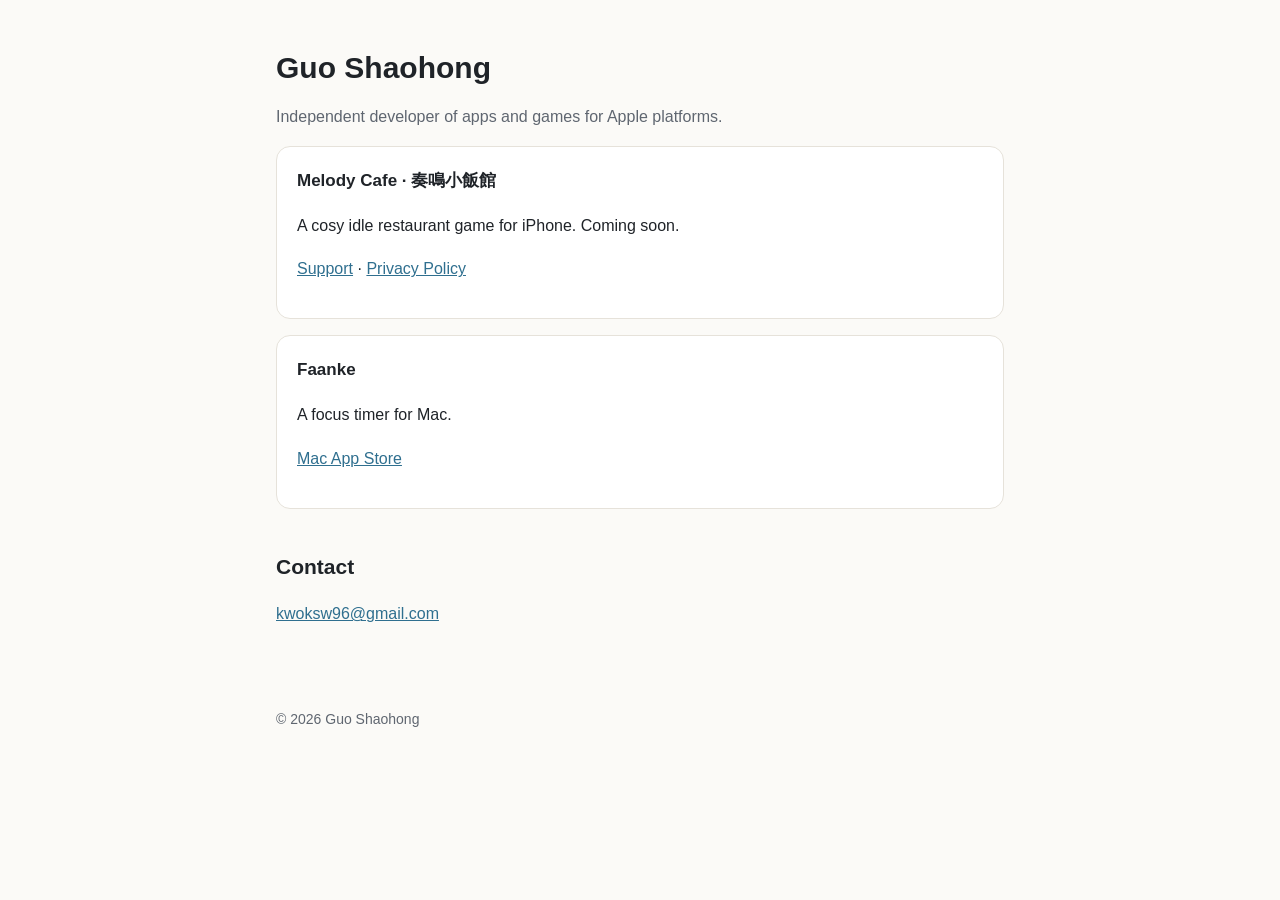
<file: index.html>
<!doctype html>
<html lang="en">
<head>
  <meta charset="utf-8">
  <meta name="viewport" content="width=device-width, initial-scale=1">
  <title>Guo Shaohong Apps</title>
  <meta name="description" content="Apps and games by Guo Shaohong.">
  <link rel="stylesheet" href="assets/style.css">
</head>
<body>
<main>
  <h1>Guo Shaohong</h1>
  <p class="muted">Independent developer of apps and games for Apple platforms.</p>

  <div class="card">
    <h3>Melody Cafe · 奏鳴小飯館</h3>
    <p>A cosy idle restaurant game for iPhone. Coming soon.</p>
    <p><a href="melodycafe/">Support</a> · <a href="melodycafe/privacy.html">Privacy Policy</a></p>
  </div>

  <div class="card">
    <h3>Faanke</h3>
    <p>A focus timer for Mac.</p>
    <p><a href="https://apps.apple.com/app/id6805820397">Mac App Store</a></p>
  </div>

  <h2>Contact</h2>
  <p><a href="mailto:kwoksw96@gmail.com">kwoksw96@gmail.com</a></p>
</main>
<footer>© 2026 Guo Shaohong</footer>
</body>
</html>
</file>
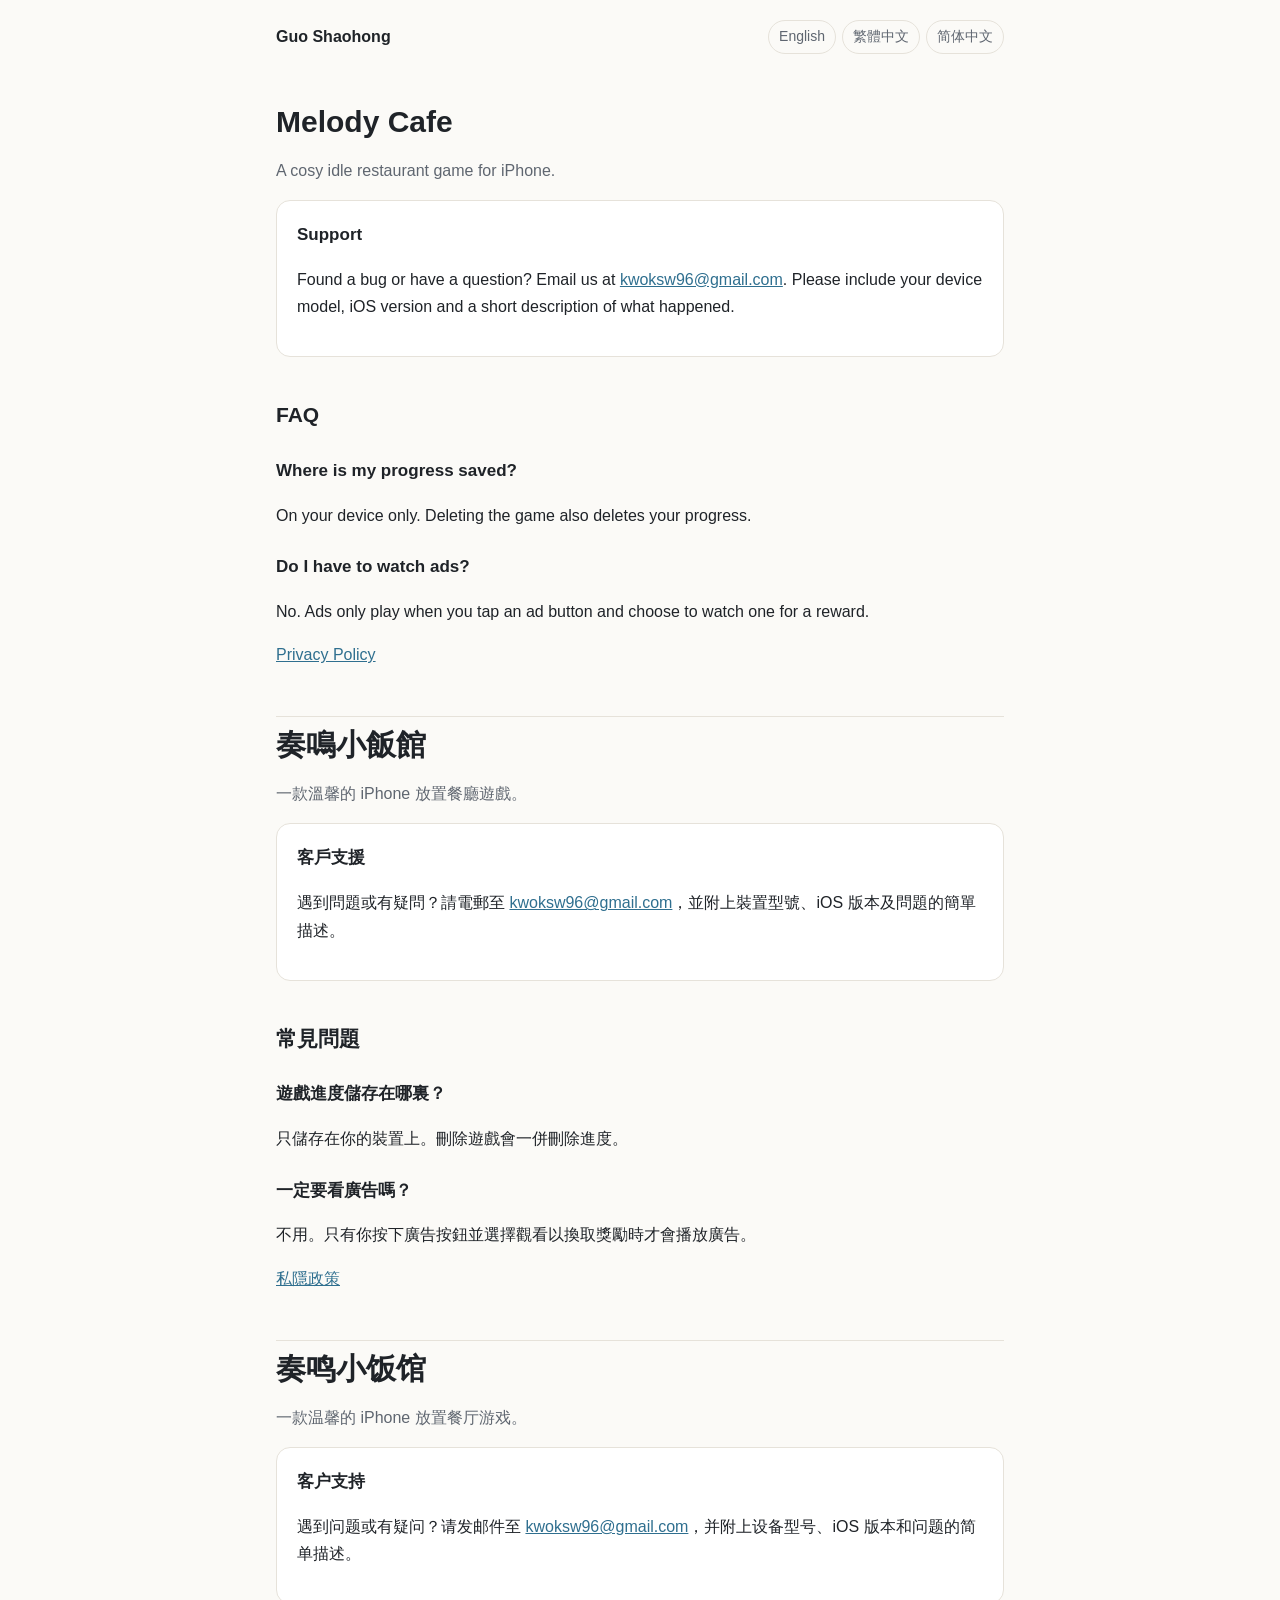
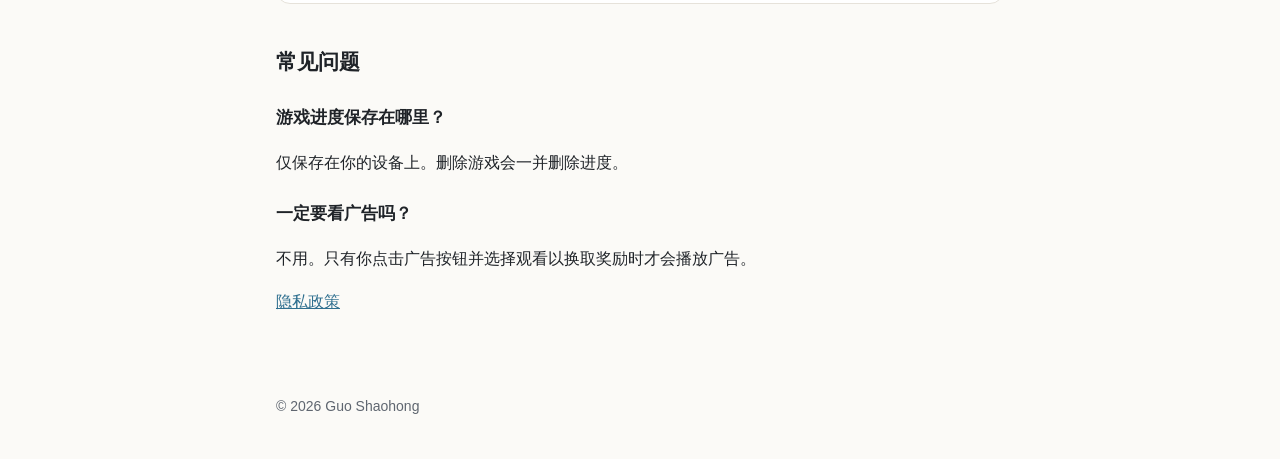
<file: melodycafe/index.html>
<!doctype html>
<html lang="en">
<head>
  <meta charset="utf-8">
  <meta name="viewport" content="width=device-width, initial-scale=1">
  <title>Melody Cafe Support</title>
  <meta name="description" content="Support and contact for the mobile game Melody Cafe.">
  <link rel="stylesheet" href="../assets/style.css">
</head>
<body>
<header class="site">
  <a class="home" href="../">Guo Shaohong</a>
  <nav class="lang">
    <a href="#en" hreflang="en">English</a>
    <a href="#zh-hant" hreflang="zh-Hant">繁體中文</a>
    <a href="#zh-hans" hreflang="zh-Hans">简体中文</a>
  </nav>
</header>

<main>

<section class="lang-block" id="en" lang="en">
  <h1>Melody Cafe</h1>
  <p class="muted">A cosy idle restaurant game for iPhone.</p>

  <div class="card">
    <h3>Support</h3>
    <p>Found a bug or have a question? Email us at
    <a href="mailto:kwoksw96@gmail.com">kwoksw96@gmail.com</a>.
    Please include your device model, iOS version and a short description of what happened.</p>
  </div>

  <h2>FAQ</h2>
  <h3>Where is my progress saved?</h3>
  <p>On your device only. Deleting the game also deletes your progress.</p>
  <h3>Do I have to watch ads?</h3>
  <p>No. Ads only play when you tap an ad button and choose to watch one for a reward.</p>

  <p><a href="privacy.html#en">Privacy Policy</a></p>
</section>

<section class="lang-block" id="zh-hant" lang="zh-Hant">
  <h1>奏鳴小飯館</h1>
  <p class="muted">一款溫馨的 iPhone 放置餐廳遊戲。</p>

  <div class="card">
    <h3>客戶支援</h3>
    <p>遇到問題或有疑問？請電郵至
    <a href="mailto:kwoksw96@gmail.com">kwoksw96@gmail.com</a>，並附上裝置型號、iOS 版本及問題的簡單描述。</p>
  </div>

  <h2>常見問題</h2>
  <h3>遊戲進度儲存在哪裏？</h3>
  <p>只儲存在你的裝置上。刪除遊戲會一併刪除進度。</p>
  <h3>一定要看廣告嗎？</h3>
  <p>不用。只有你按下廣告按鈕並選擇觀看以換取獎勵時才會播放廣告。</p>

  <p><a href="privacy.html#zh-hant">私隱政策</a></p>
</section>

<section class="lang-block" id="zh-hans" lang="zh-Hans">
  <h1>奏鸣小饭馆</h1>
  <p class="muted">一款温馨的 iPhone 放置餐厅游戏。</p>

  <div class="card">
    <h3>客户支持</h3>
    <p>遇到问题或有疑问？请发邮件至
    <a href="mailto:kwoksw96@gmail.com">kwoksw96@gmail.com</a>，并附上设备型号、iOS 版本和问题的简单描述。</p>
  </div>

  <h2>常见问题</h2>
  <h3>游戏进度保存在哪里？</h3>
  <p>仅保存在你的设备上。删除游戏会一并删除进度。</p>
  <h3>一定要看广告吗？</h3>
  <p>不用。只有你点击广告按钮并选择观看以换取奖励时才会播放广告。</p>

  <p><a href="privacy.html#zh-hans">隐私政策</a></p>
</section>

</main>

<footer>© 2026 Guo Shaohong</footer>
</body>
</html>
</file>
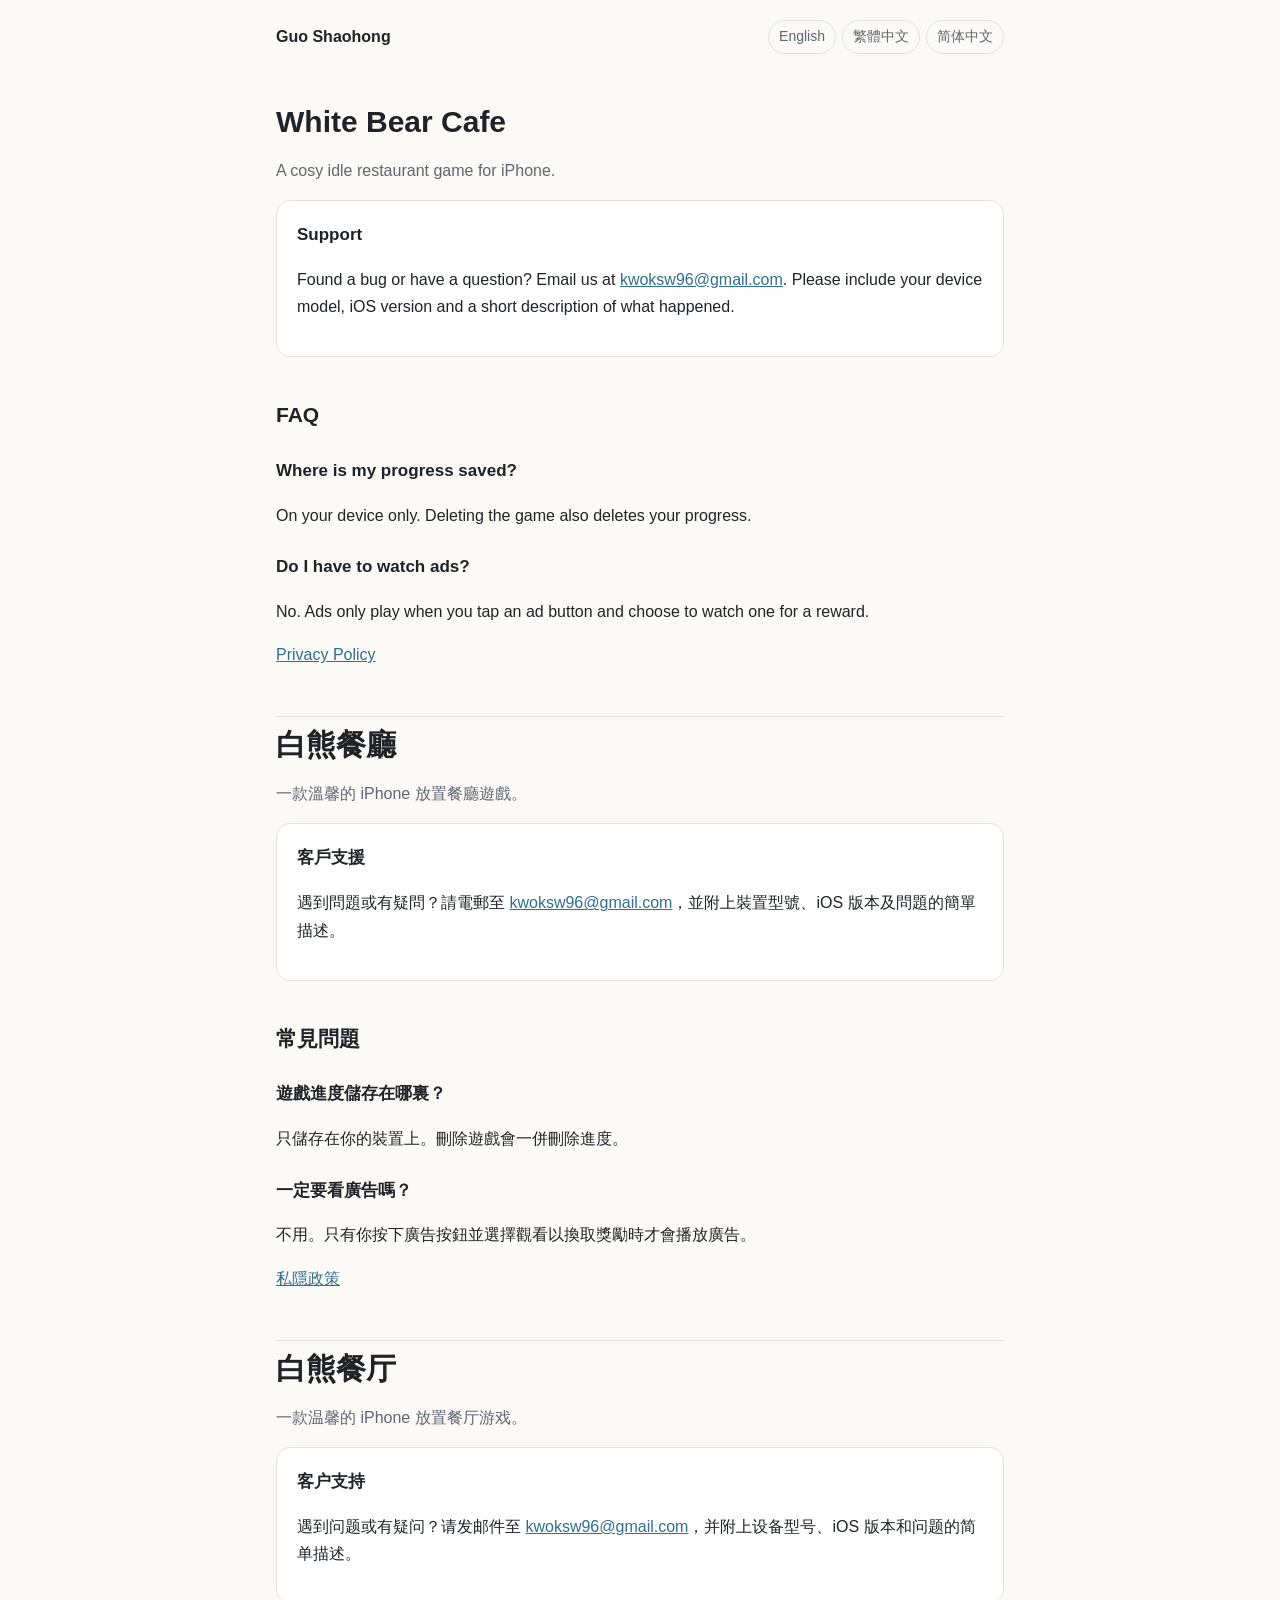
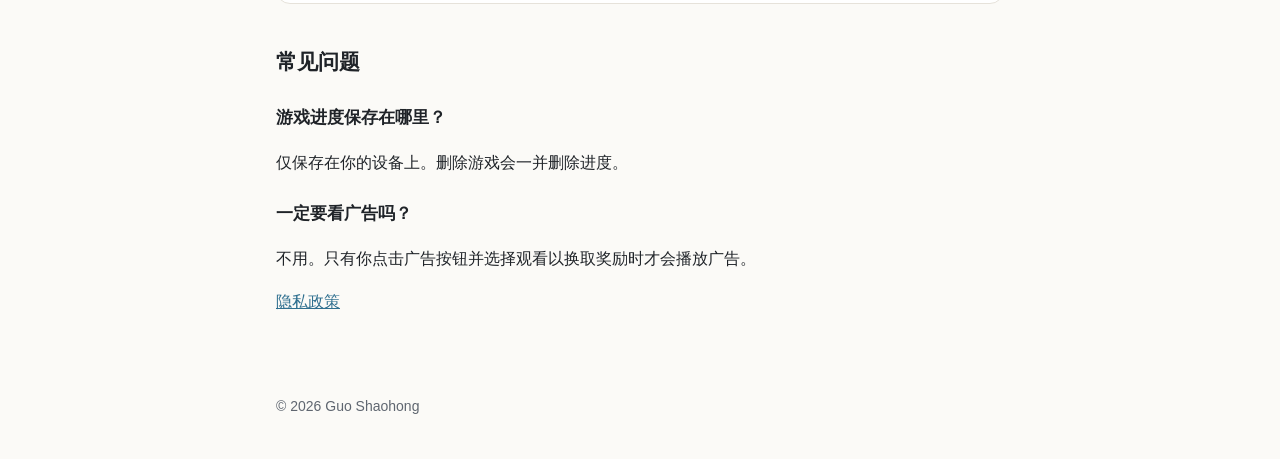
<file: whitebear/index.html>
<!doctype html>
<html lang="en">
<head>
  <meta charset="utf-8">
  <meta name="viewport" content="width=device-width, initial-scale=1">
  <title>White Bear Cafe Support</title>
  <meta name="description" content="Support and contact for the mobile game White Bear Cafe.">
  <link rel="stylesheet" href="../assets/style.css">
</head>
<body>
<header class="site">
  <a class="home" href="../">Guo Shaohong</a>
  <nav class="lang">
    <a href="#en" hreflang="en">English</a>
    <a href="#zh-hant" hreflang="zh-Hant">繁體中文</a>
    <a href="#zh-hans" hreflang="zh-Hans">简体中文</a>
  </nav>
</header>

<main>

<section class="lang-block" id="en" lang="en">
  <h1>White Bear Cafe</h1>
  <p class="muted">A cosy idle restaurant game for iPhone.</p>

  <div class="card">
    <h3>Support</h3>
    <p>Found a bug or have a question? Email us at
    <a href="mailto:kwoksw96@gmail.com">kwoksw96@gmail.com</a>.
    Please include your device model, iOS version and a short description of what happened.</p>
  </div>

  <h2>FAQ</h2>
  <h3>Where is my progress saved?</h3>
  <p>On your device only. Deleting the game also deletes your progress.</p>
  <h3>Do I have to watch ads?</h3>
  <p>No. Ads only play when you tap an ad button and choose to watch one for a reward.</p>

  <p><a href="privacy.html#en">Privacy Policy</a></p>
</section>

<section class="lang-block" id="zh-hant" lang="zh-Hant">
  <h1>白熊餐廳</h1>
  <p class="muted">一款溫馨的 iPhone 放置餐廳遊戲。</p>

  <div class="card">
    <h3>客戶支援</h3>
    <p>遇到問題或有疑問？請電郵至
    <a href="mailto:kwoksw96@gmail.com">kwoksw96@gmail.com</a>，並附上裝置型號、iOS 版本及問題的簡單描述。</p>
  </div>

  <h2>常見問題</h2>
  <h3>遊戲進度儲存在哪裏？</h3>
  <p>只儲存在你的裝置上。刪除遊戲會一併刪除進度。</p>
  <h3>一定要看廣告嗎？</h3>
  <p>不用。只有你按下廣告按鈕並選擇觀看以換取獎勵時才會播放廣告。</p>

  <p><a href="privacy.html#zh-hant">私隱政策</a></p>
</section>

<section class="lang-block" id="zh-hans" lang="zh-Hans">
  <h1>白熊餐厅</h1>
  <p class="muted">一款温馨的 iPhone 放置餐厅游戏。</p>

  <div class="card">
    <h3>客户支持</h3>
    <p>遇到问题或有疑问？请发邮件至
    <a href="mailto:kwoksw96@gmail.com">kwoksw96@gmail.com</a>，并附上设备型号、iOS 版本和问题的简单描述。</p>
  </div>

  <h2>常见问题</h2>
  <h3>游戏进度保存在哪里？</h3>
  <p>仅保存在你的设备上。删除游戏会一并删除进度。</p>
  <h3>一定要看广告吗？</h3>
  <p>不用。只有你点击广告按钮并选择观看以换取奖励时才会播放广告。</p>

  <p><a href="privacy.html#zh-hans">隐私政策</a></p>
</section>

</main>

<footer>© 2026 Guo Shaohong</footer>
</body>
</html>
</file>
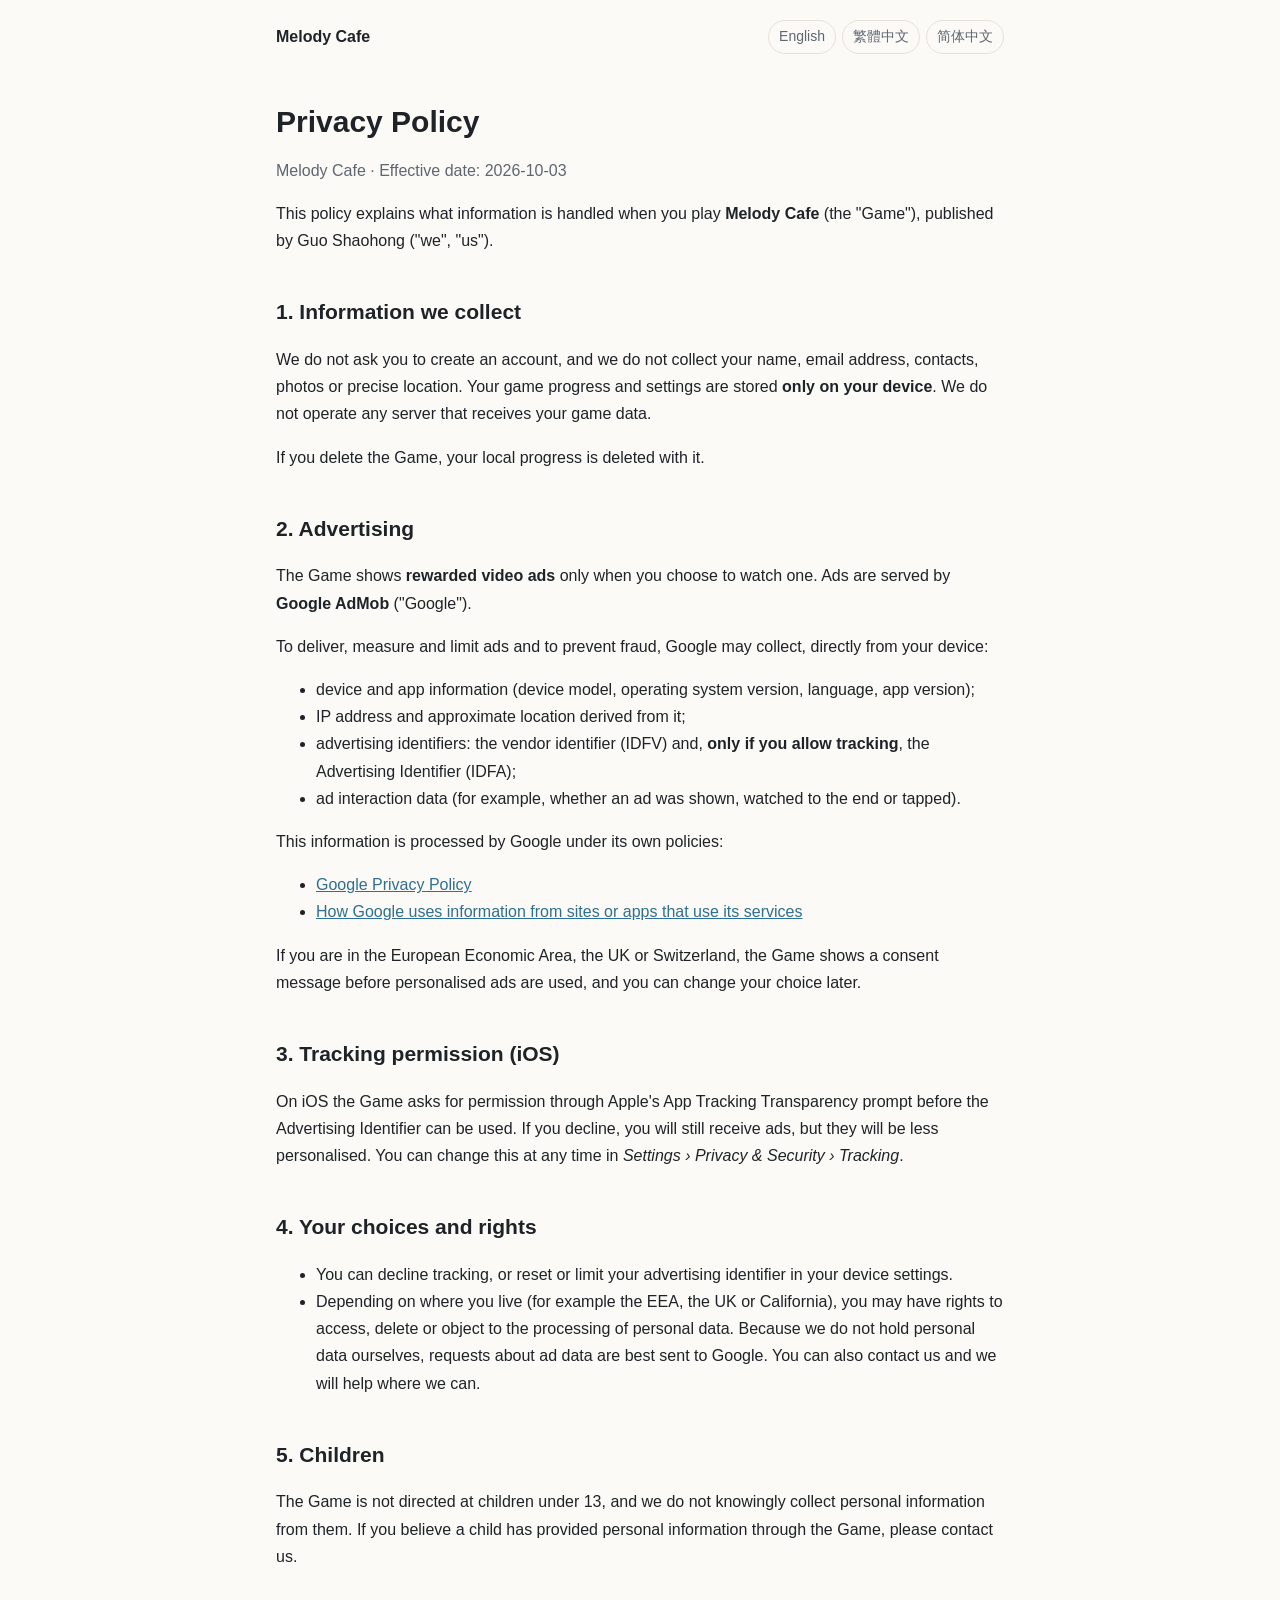
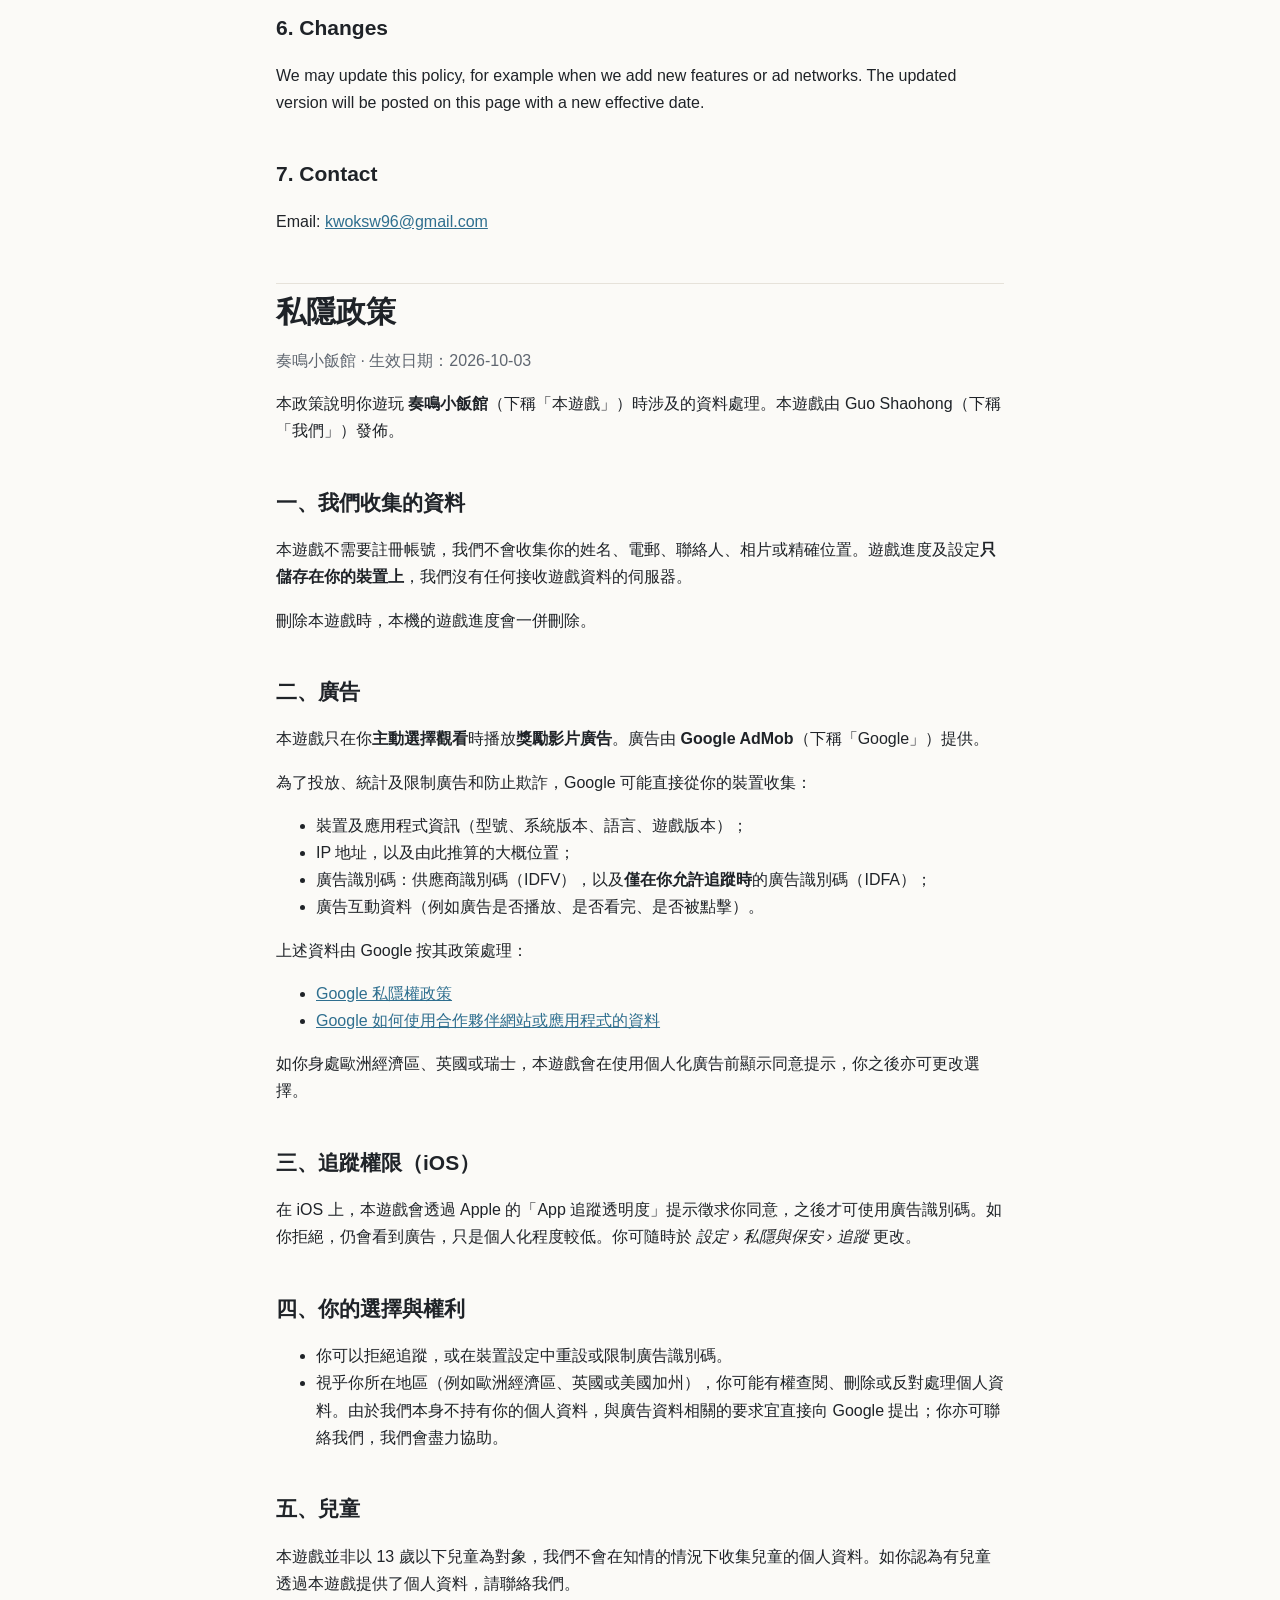
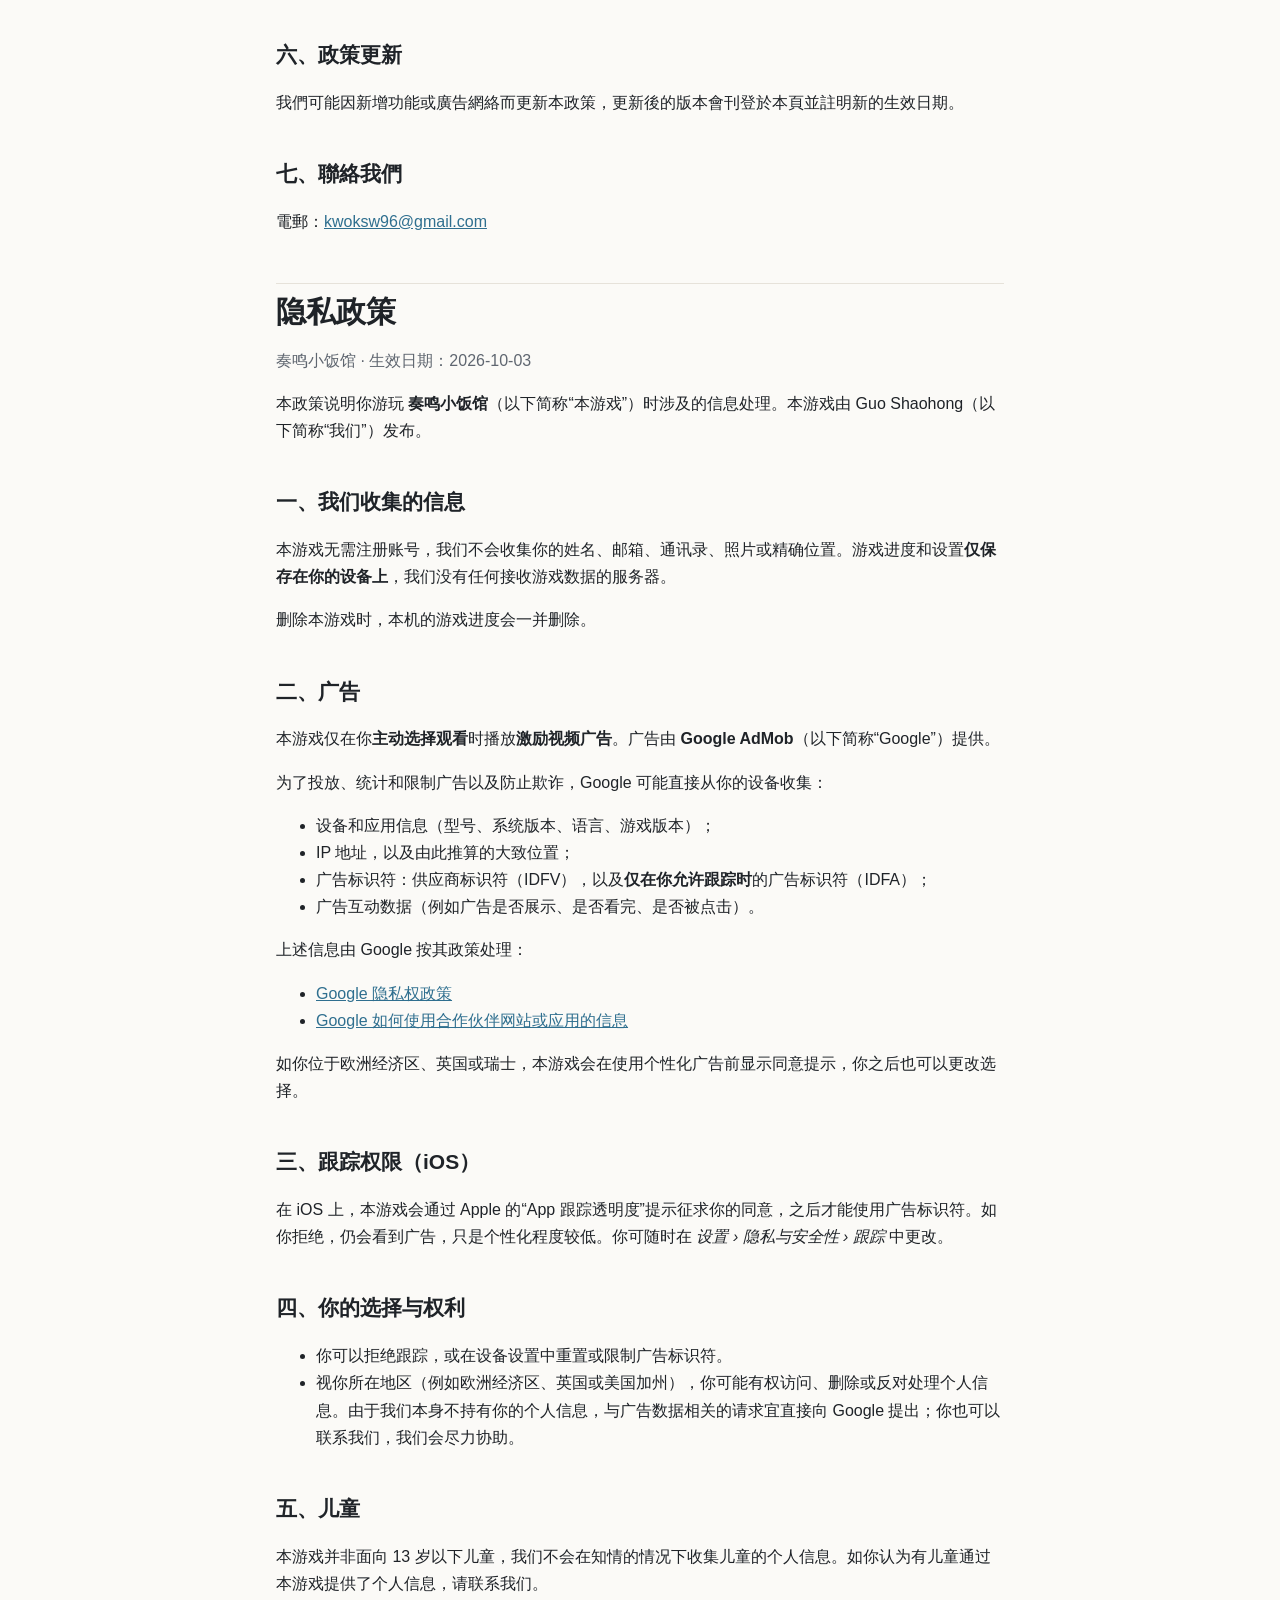
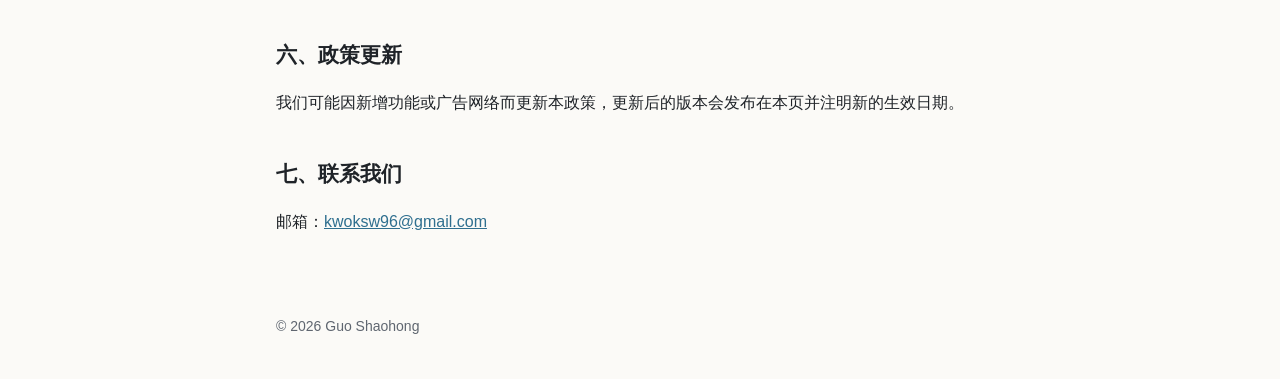
<file: melodycafe/privacy.html>
<!doctype html>
<html lang="en">
<head>
  <meta charset="utf-8">
  <meta name="viewport" content="width=device-width, initial-scale=1">
  <title>Melody Cafe Privacy Policy</title>
  <meta name="description" content="Privacy policy for the mobile game Melody Cafe.">
  <link rel="stylesheet" href="../assets/style.css">
</head>
<body>
<header class="site">
  <a class="home" href="./">Melody Cafe</a>
  <nav class="lang">
    <a href="#en" hreflang="en">English</a>
    <a href="#zh-hant" hreflang="zh-Hant">繁體中文</a>
    <a href="#zh-hans" hreflang="zh-Hans">简体中文</a>
  </nav>
</header>

<main>

<!-- ============================== English ============================== -->
<section class="lang-block" id="en" lang="en">
  <h1>Privacy Policy</h1>
  <p class="muted">Melody Cafe · Effective date: 2026-10-03</p>

  <p>This policy explains what information is handled when you play <strong>Melody Cafe</strong>
  (the "Game"), published by Guo Shaohong ("we", "us").</p>

  <h2>1. Information we collect</h2>
  <p>We do not ask you to create an account, and we do not collect your name, email address,
  contacts, photos or precise location. Your game progress and settings are stored
  <strong>only on your device</strong>. We do not operate any server that receives your game data.</p>
  <p>If you delete the Game, your local progress is deleted with it.</p>

  <h2>2. Advertising</h2>
  <p>The Game shows <strong>rewarded video ads</strong> only when you choose to watch one.
  Ads are served by <strong>Google AdMob</strong> ("Google").</p>
  <p>To deliver, measure and limit ads and to prevent fraud, Google may collect, directly from your device:</p>
  <ul>
    <li>device and app information (device model, operating system version, language, app version);</li>
    <li>IP address and approximate location derived from it;</li>
    <li>advertising identifiers: the vendor identifier (IDFV) and, <strong>only if you allow tracking</strong>,
      the Advertising Identifier (IDFA);</li>
    <li>ad interaction data (for example, whether an ad was shown, watched to the end or tapped).</li>
  </ul>
  <p>This information is processed by Google under its own policies:</p>
  <ul>
    <li><a href="https://policies.google.com/privacy">Google Privacy Policy</a></li>
    <li><a href="https://policies.google.com/technologies/partner-sites">How Google uses information from sites or apps that use its services</a></li>
  </ul>
  <p>If you are in the European Economic Area, the UK or Switzerland, the Game shows a consent message
  before personalised ads are used, and you can change your choice later.</p>

  <h2>3. Tracking permission (iOS)</h2>
  <p>On iOS the Game asks for permission through Apple's App Tracking Transparency prompt before
  the Advertising Identifier can be used. If you decline, you will still receive ads, but they will be
  less personalised. You can change this at any time in
  <em>Settings › Privacy &amp; Security › Tracking</em>.</p>

  <h2>4. Your choices and rights</h2>
  <ul>
    <li>You can decline tracking, or reset or limit your advertising identifier in your device settings.</li>
    <li>Depending on where you live (for example the EEA, the UK or California), you may have rights to
      access, delete or object to the processing of personal data. Because we do not hold personal data
      ourselves, requests about ad data are best sent to Google. You can also
      contact us and we will help where we can.</li>
  </ul>

  <h2>5. Children</h2>
  <p>The Game is not directed at children under 13, and we do not knowingly collect personal information
  from them. If you believe a child has provided personal information through the Game, please contact us.</p>

  <h2>6. Changes</h2>
  <p>We may update this policy, for example when we add new features or ad networks. The updated version
  will be posted on this page with a new effective date.</p>

  <h2>7. Contact</h2>
  <p>Email: <a href="mailto:kwoksw96@gmail.com">kwoksw96@gmail.com</a></p>
</section>

<!-- ============================== 繁體中文 ============================== -->
<section class="lang-block" id="zh-hant" lang="zh-Hant">
  <h1>私隱政策</h1>
  <p class="muted">奏鳴小飯館 · 生效日期：2026-10-03</p>

  <p>本政策說明你遊玩 <strong>奏鳴小飯館</strong>（下稱「本遊戲」）時涉及的資料處理。本遊戲由 Guo Shaohong（下稱「我們」）發佈。</p>

  <h2>一、我們收集的資料</h2>
  <p>本遊戲不需要註冊帳號，我們不會收集你的姓名、電郵、聯絡人、相片或精確位置。遊戲進度及設定<strong>只儲存在你的裝置上</strong>，我們沒有任何接收遊戲資料的伺服器。</p>
  <p>刪除本遊戲時，本機的遊戲進度會一併刪除。</p>

  <h2>二、廣告</h2>
  <p>本遊戲只在你<strong>主動選擇觀看</strong>時播放<strong>獎勵影片廣告</strong>。廣告由 <strong>Google AdMob</strong>（下稱「Google」）提供。</p>
  <p>為了投放、統計及限制廣告和防止欺詐，Google 可能直接從你的裝置收集：</p>
  <ul>
    <li>裝置及應用程式資訊（型號、系統版本、語言、遊戲版本）；</li>
    <li>IP 地址，以及由此推算的大概位置；</li>
    <li>廣告識別碼：供應商識別碼（IDFV），以及<strong>僅在你允許追蹤時</strong>的廣告識別碼（IDFA）；</li>
    <li>廣告互動資料（例如廣告是否播放、是否看完、是否被點擊）。</li>
  </ul>
  <p>上述資料由 Google 按其政策處理：</p>
  <ul>
    <li><a href="https://policies.google.com/privacy?hl=zh-TW">Google 私隱權政策</a></li>
    <li><a href="https://policies.google.com/technologies/partner-sites?hl=zh-TW">Google 如何使用合作夥伴網站或應用程式的資料</a></li>
  </ul>
  <p>如你身處歐洲經濟區、英國或瑞士，本遊戲會在使用個人化廣告前顯示同意提示，你之後亦可更改選擇。</p>

  <h2>三、追蹤權限（iOS）</h2>
  <p>在 iOS 上，本遊戲會透過 Apple 的「App 追蹤透明度」提示徵求你同意，之後才可使用廣告識別碼。如你拒絕，仍會看到廣告，只是個人化程度較低。你可隨時於
  <em>設定 › 私隱與保安 › 追蹤</em> 更改。</p>

  <h2>四、你的選擇與權利</h2>
  <ul>
    <li>你可以拒絕追蹤，或在裝置設定中重設或限制廣告識別碼。</li>
    <li>視乎你所在地區（例如歐洲經濟區、英國或美國加州），你可能有權查閱、刪除或反對處理個人資料。由於我們本身不持有你的個人資料，與廣告資料相關的要求宜直接向 Google 提出；你亦可聯絡我們，我們會盡力協助。</li>
  </ul>

  <h2>五、兒童</h2>
  <p>本遊戲並非以 13 歲以下兒童為對象，我們不會在知情的情況下收集兒童的個人資料。如你認為有兒童透過本遊戲提供了個人資料，請聯絡我們。</p>

  <h2>六、政策更新</h2>
  <p>我們可能因新增功能或廣告網絡而更新本政策，更新後的版本會刊登於本頁並註明新的生效日期。</p>

  <h2>七、聯絡我們</h2>
  <p>電郵：<a href="mailto:kwoksw96@gmail.com">kwoksw96@gmail.com</a></p>
</section>

<!-- ============================== 简体中文 ============================== -->
<section class="lang-block" id="zh-hans" lang="zh-Hans">
  <h1>隐私政策</h1>
  <p class="muted">奏鸣小饭馆 · 生效日期：2026-10-03</p>

  <p>本政策说明你游玩 <strong>奏鸣小饭馆</strong>（以下简称“本游戏”）时涉及的信息处理。本游戏由 Guo Shaohong（以下简称“我们”）发布。</p>

  <h2>一、我们收集的信息</h2>
  <p>本游戏无需注册账号，我们不会收集你的姓名、邮箱、通讯录、照片或精确位置。游戏进度和设置<strong>仅保存在你的设备上</strong>，我们没有任何接收游戏数据的服务器。</p>
  <p>删除本游戏时，本机的游戏进度会一并删除。</p>

  <h2>二、广告</h2>
  <p>本游戏仅在你<strong>主动选择观看</strong>时播放<strong>激励视频广告</strong>。广告由 <strong>Google AdMob</strong>（以下简称“Google”）提供。</p>
  <p>为了投放、统计和限制广告以及防止欺诈，Google 可能直接从你的设备收集：</p>
  <ul>
    <li>设备和应用信息（型号、系统版本、语言、游戏版本）；</li>
    <li>IP 地址，以及由此推算的大致位置；</li>
    <li>广告标识符：供应商标识符（IDFV），以及<strong>仅在你允许跟踪时</strong>的广告标识符（IDFA）；</li>
    <li>广告互动数据（例如广告是否展示、是否看完、是否被点击）。</li>
  </ul>
  <p>上述信息由 Google 按其政策处理：</p>
  <ul>
    <li><a href="https://policies.google.com/privacy?hl=zh-CN">Google 隐私权政策</a></li>
    <li><a href="https://policies.google.com/technologies/partner-sites?hl=zh-CN">Google 如何使用合作伙伴网站或应用的信息</a></li>
  </ul>
  <p>如你位于欧洲经济区、英国或瑞士，本游戏会在使用个性化广告前显示同意提示，你之后也可以更改选择。</p>

  <h2>三、跟踪权限（iOS）</h2>
  <p>在 iOS 上，本游戏会通过 Apple 的“App 跟踪透明度”提示征求你的同意，之后才能使用广告标识符。如你拒绝，仍会看到广告，只是个性化程度较低。你可随时在
  <em>设置 › 隐私与安全性 › 跟踪</em> 中更改。</p>

  <h2>四、你的选择与权利</h2>
  <ul>
    <li>你可以拒绝跟踪，或在设备设置中重置或限制广告标识符。</li>
    <li>视你所在地区（例如欧洲经济区、英国或美国加州），你可能有权访问、删除或反对处理个人信息。由于我们本身不持有你的个人信息，与广告数据相关的请求宜直接向 Google 提出；你也可以联系我们，我们会尽力协助。</li>
  </ul>

  <h2>五、儿童</h2>
  <p>本游戏并非面向 13 岁以下儿童，我们不会在知情的情况下收集儿童的个人信息。如你认为有儿童通过本游戏提供了个人信息，请联系我们。</p>

  <h2>六、政策更新</h2>
  <p>我们可能因新增功能或广告网络而更新本政策，更新后的版本会发布在本页并注明新的生效日期。</p>

  <h2>七、联系我们</h2>
  <p>邮箱：<a href="mailto:kwoksw96@gmail.com">kwoksw96@gmail.com</a></p>
</section>

</main>

<footer>© 2026 Guo Shaohong</footer>
</body>
</html>
</file>
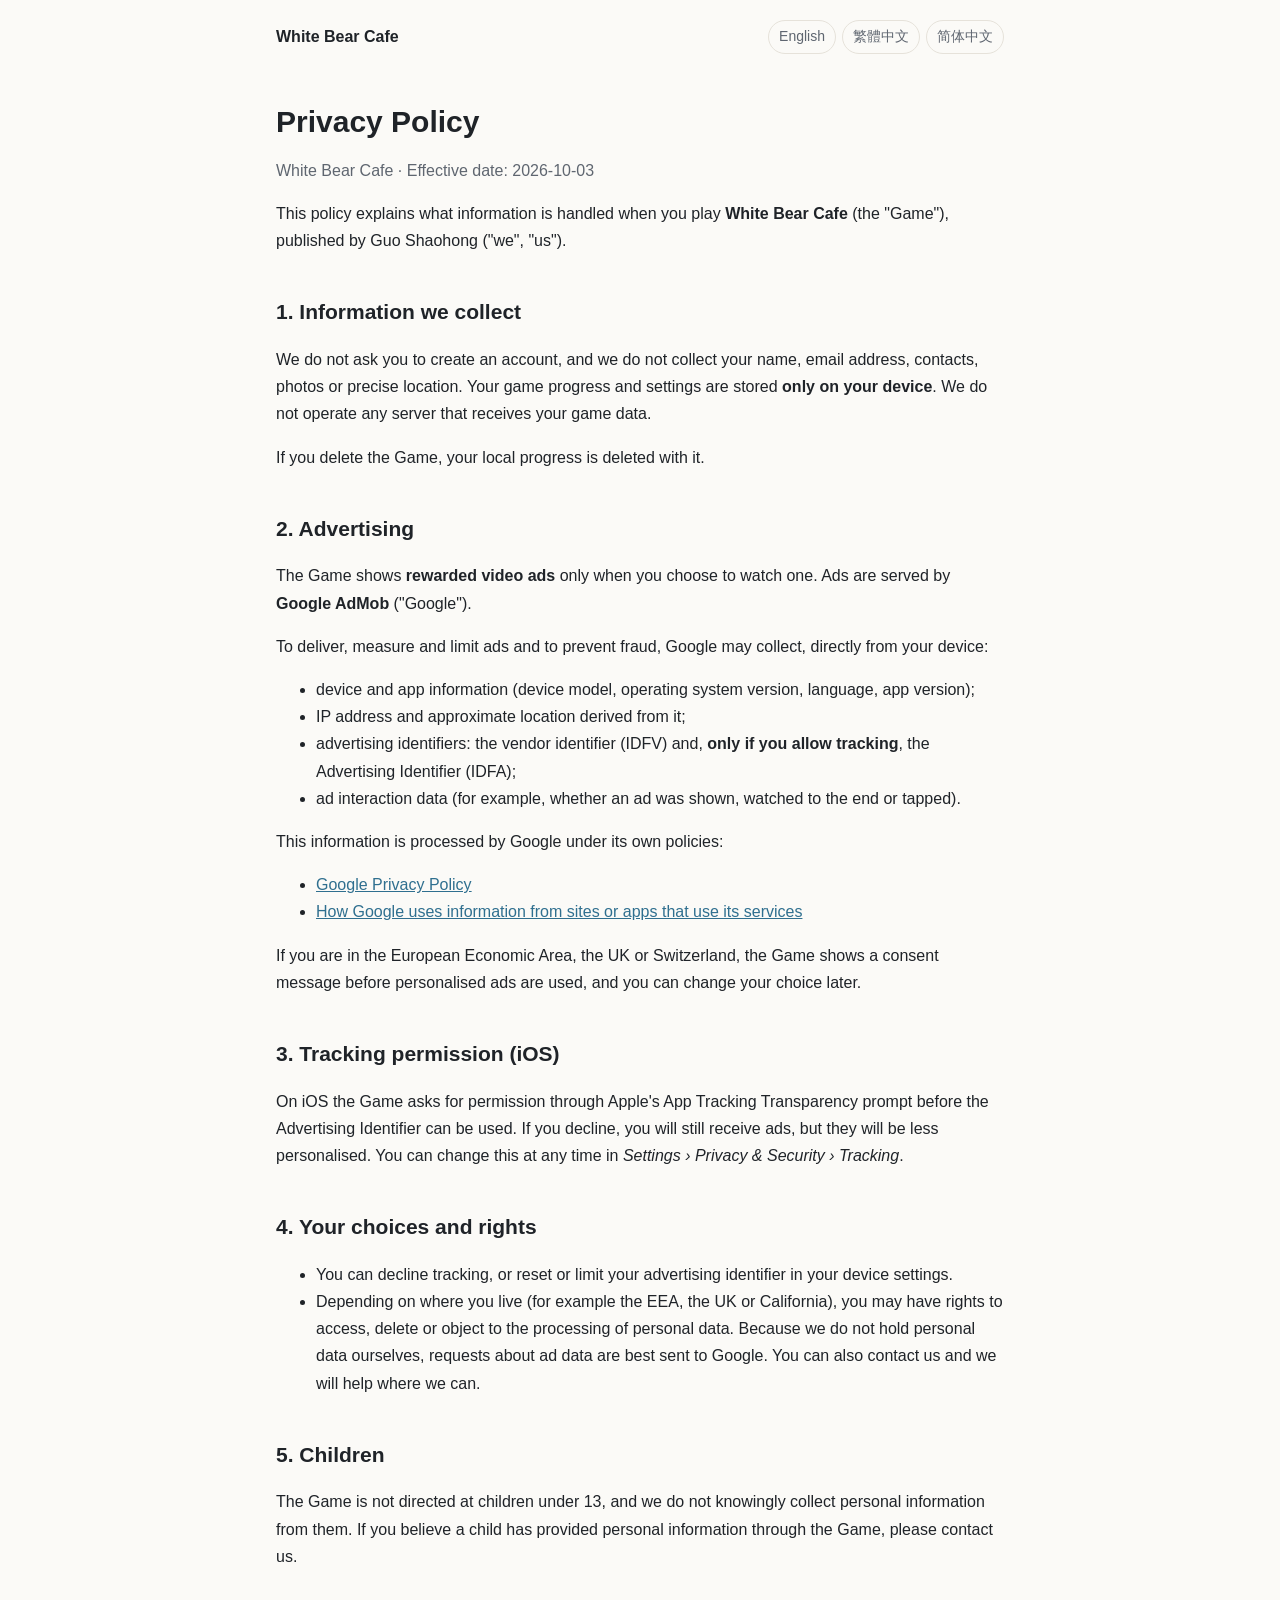
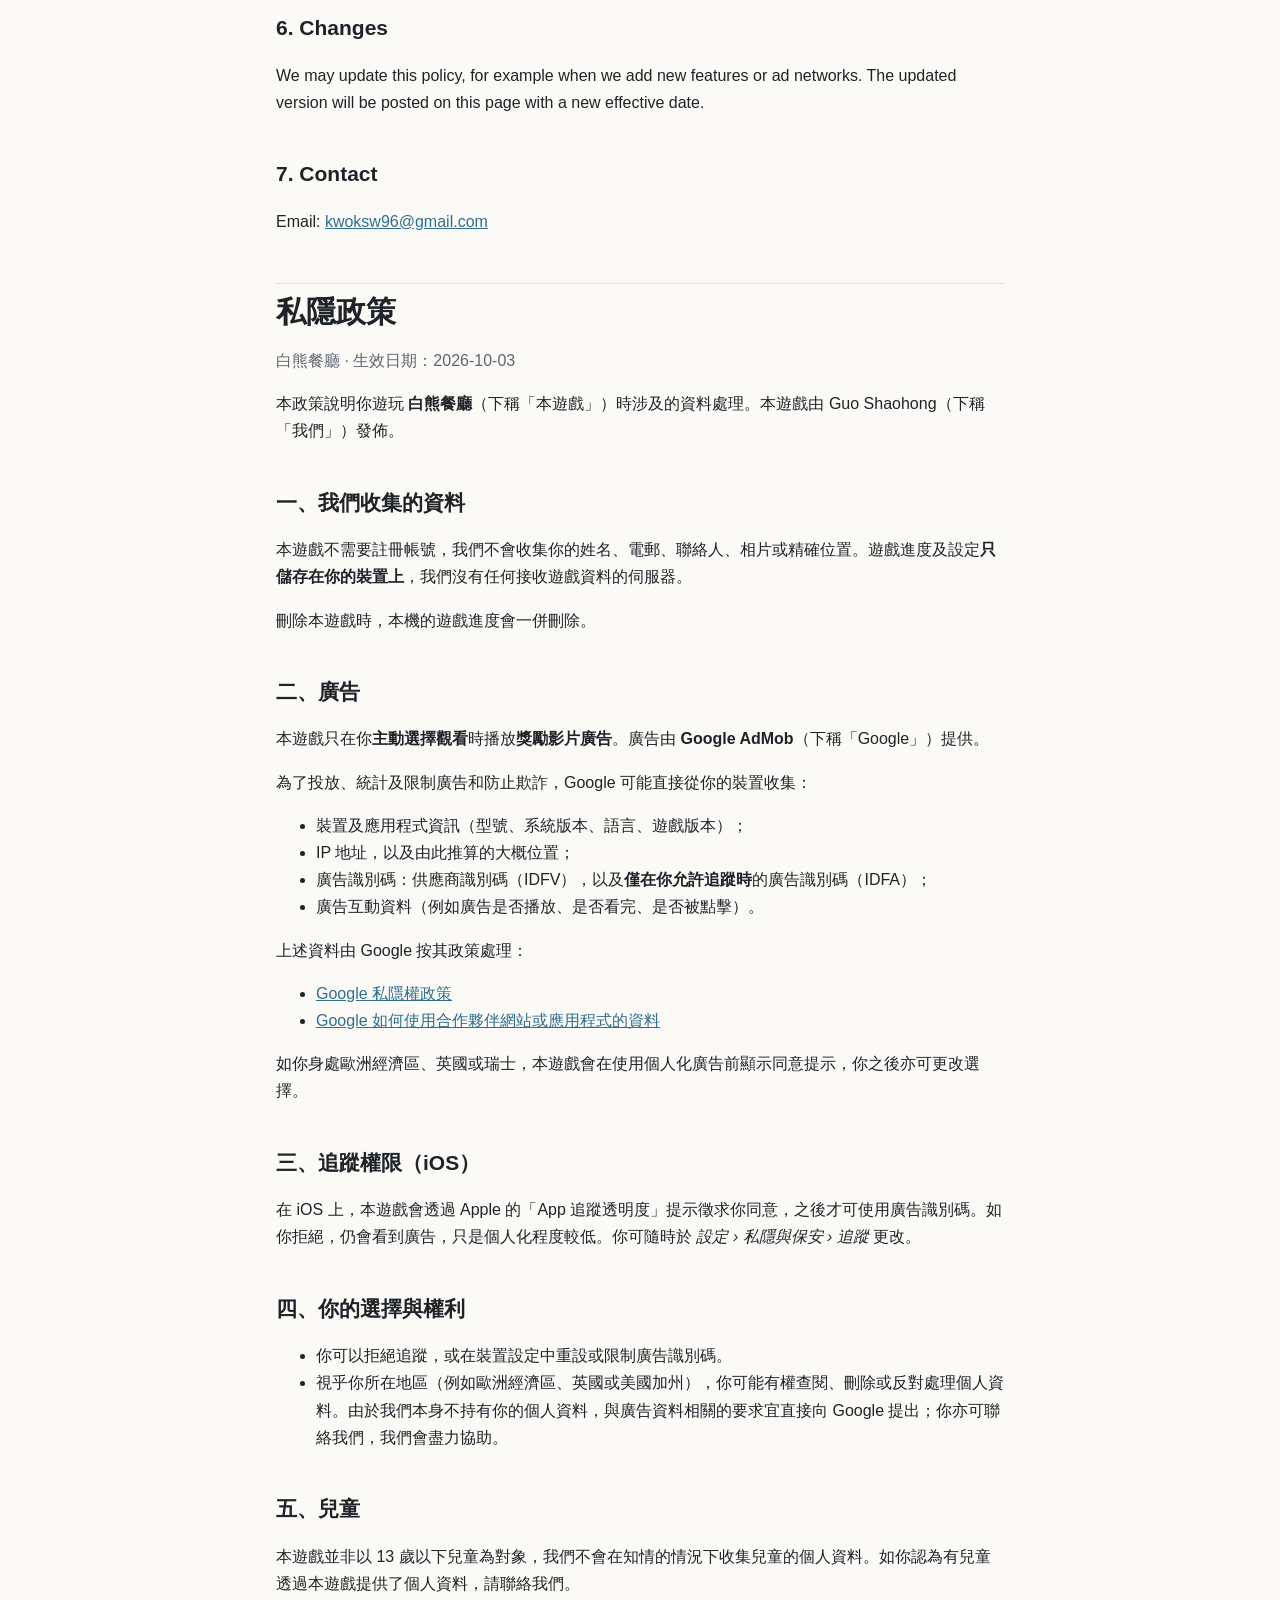
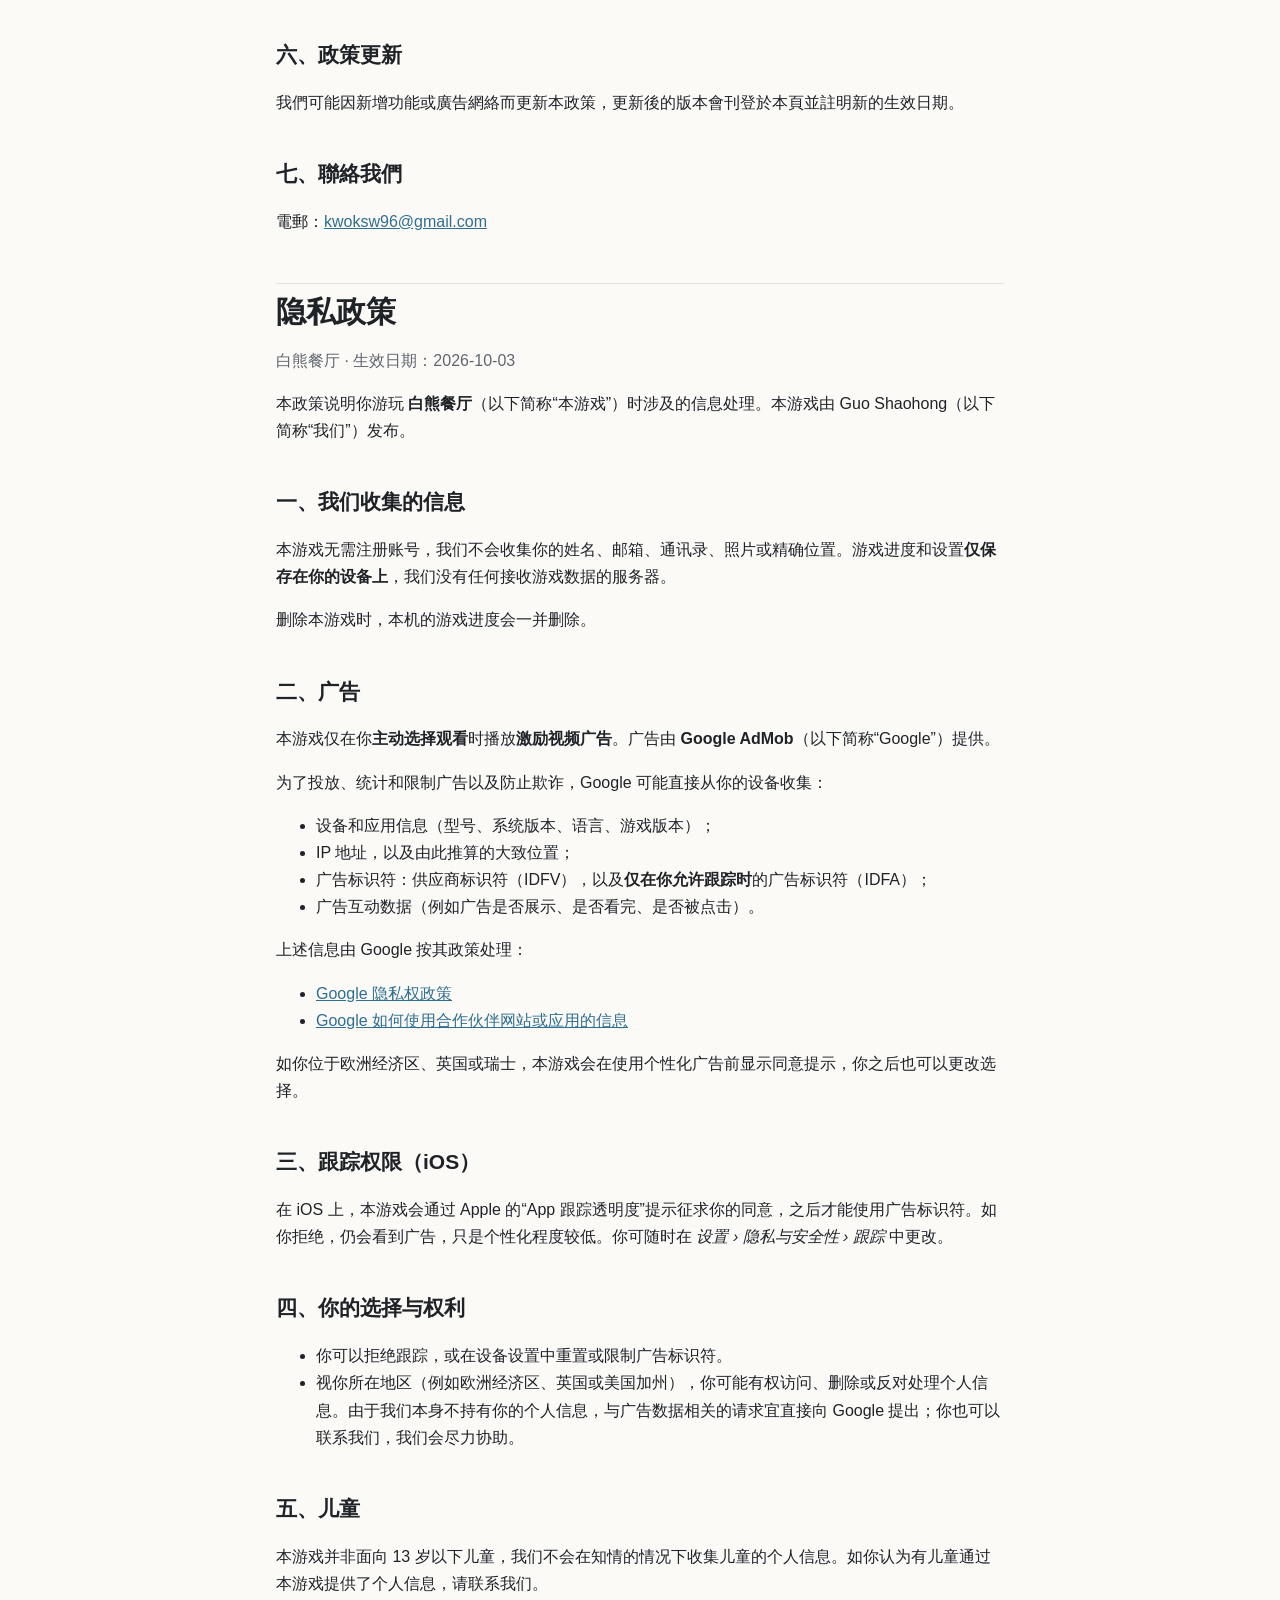
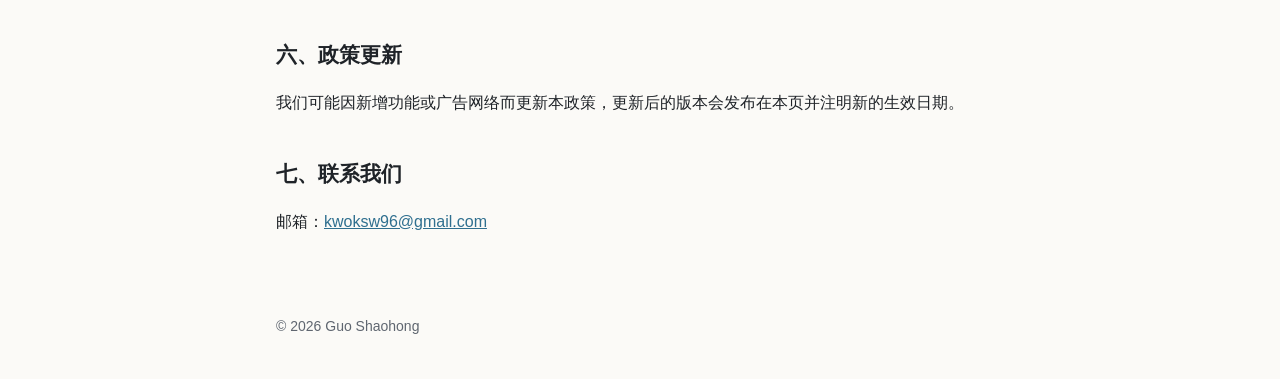
<file: whitebear/privacy.html>
<!doctype html>
<html lang="en">
<head>
  <meta charset="utf-8">
  <meta name="viewport" content="width=device-width, initial-scale=1">
  <title>White Bear Cafe Privacy Policy</title>
  <meta name="description" content="Privacy policy for the mobile game White Bear Cafe.">
  <link rel="stylesheet" href="../assets/style.css">
</head>
<body>
<header class="site">
  <a class="home" href="./">White Bear Cafe</a>
  <nav class="lang">
    <a href="#en" hreflang="en">English</a>
    <a href="#zh-hant" hreflang="zh-Hant">繁體中文</a>
    <a href="#zh-hans" hreflang="zh-Hans">简体中文</a>
  </nav>
</header>

<main>

<!-- ============================== English ============================== -->
<section class="lang-block" id="en" lang="en">
  <h1>Privacy Policy</h1>
  <p class="muted">White Bear Cafe · Effective date: 2026-10-03</p>

  <p>This policy explains what information is handled when you play <strong>White Bear Cafe</strong>
  (the "Game"), published by Guo Shaohong ("we", "us").</p>

  <h2>1. Information we collect</h2>
  <p>We do not ask you to create an account, and we do not collect your name, email address,
  contacts, photos or precise location. Your game progress and settings are stored
  <strong>only on your device</strong>. We do not operate any server that receives your game data.</p>
  <p>If you delete the Game, your local progress is deleted with it.</p>

  <h2>2. Advertising</h2>
  <p>The Game shows <strong>rewarded video ads</strong> only when you choose to watch one.
  Ads are served by <strong>Google AdMob</strong> ("Google").</p>
  <p>To deliver, measure and limit ads and to prevent fraud, Google may collect, directly from your device:</p>
  <ul>
    <li>device and app information (device model, operating system version, language, app version);</li>
    <li>IP address and approximate location derived from it;</li>
    <li>advertising identifiers: the vendor identifier (IDFV) and, <strong>only if you allow tracking</strong>,
      the Advertising Identifier (IDFA);</li>
    <li>ad interaction data (for example, whether an ad was shown, watched to the end or tapped).</li>
  </ul>
  <p>This information is processed by Google under its own policies:</p>
  <ul>
    <li><a href="https://policies.google.com/privacy">Google Privacy Policy</a></li>
    <li><a href="https://policies.google.com/technologies/partner-sites">How Google uses information from sites or apps that use its services</a></li>
  </ul>
  <p>If you are in the European Economic Area, the UK or Switzerland, the Game shows a consent message
  before personalised ads are used, and you can change your choice later.</p>

  <h2>3. Tracking permission (iOS)</h2>
  <p>On iOS the Game asks for permission through Apple's App Tracking Transparency prompt before
  the Advertising Identifier can be used. If you decline, you will still receive ads, but they will be
  less personalised. You can change this at any time in
  <em>Settings › Privacy &amp; Security › Tracking</em>.</p>

  <h2>4. Your choices and rights</h2>
  <ul>
    <li>You can decline tracking, or reset or limit your advertising identifier in your device settings.</li>
    <li>Depending on where you live (for example the EEA, the UK or California), you may have rights to
      access, delete or object to the processing of personal data. Because we do not hold personal data
      ourselves, requests about ad data are best sent to Google. You can also
      contact us and we will help where we can.</li>
  </ul>

  <h2>5. Children</h2>
  <p>The Game is not directed at children under 13, and we do not knowingly collect personal information
  from them. If you believe a child has provided personal information through the Game, please contact us.</p>

  <h2>6. Changes</h2>
  <p>We may update this policy, for example when we add new features or ad networks. The updated version
  will be posted on this page with a new effective date.</p>

  <h2>7. Contact</h2>
  <p>Email: <a href="mailto:kwoksw96@gmail.com">kwoksw96@gmail.com</a></p>
</section>

<!-- ============================== 繁體中文 ============================== -->
<section class="lang-block" id="zh-hant" lang="zh-Hant">
  <h1>私隱政策</h1>
  <p class="muted">白熊餐廳 · 生效日期：2026-10-03</p>

  <p>本政策說明你遊玩 <strong>白熊餐廳</strong>（下稱「本遊戲」）時涉及的資料處理。本遊戲由 Guo Shaohong（下稱「我們」）發佈。</p>

  <h2>一、我們收集的資料</h2>
  <p>本遊戲不需要註冊帳號，我們不會收集你的姓名、電郵、聯絡人、相片或精確位置。遊戲進度及設定<strong>只儲存在你的裝置上</strong>，我們沒有任何接收遊戲資料的伺服器。</p>
  <p>刪除本遊戲時，本機的遊戲進度會一併刪除。</p>

  <h2>二、廣告</h2>
  <p>本遊戲只在你<strong>主動選擇觀看</strong>時播放<strong>獎勵影片廣告</strong>。廣告由 <strong>Google AdMob</strong>（下稱「Google」）提供。</p>
  <p>為了投放、統計及限制廣告和防止欺詐，Google 可能直接從你的裝置收集：</p>
  <ul>
    <li>裝置及應用程式資訊（型號、系統版本、語言、遊戲版本）；</li>
    <li>IP 地址，以及由此推算的大概位置；</li>
    <li>廣告識別碼：供應商識別碼（IDFV），以及<strong>僅在你允許追蹤時</strong>的廣告識別碼（IDFA）；</li>
    <li>廣告互動資料（例如廣告是否播放、是否看完、是否被點擊）。</li>
  </ul>
  <p>上述資料由 Google 按其政策處理：</p>
  <ul>
    <li><a href="https://policies.google.com/privacy?hl=zh-TW">Google 私隱權政策</a></li>
    <li><a href="https://policies.google.com/technologies/partner-sites?hl=zh-TW">Google 如何使用合作夥伴網站或應用程式的資料</a></li>
  </ul>
  <p>如你身處歐洲經濟區、英國或瑞士，本遊戲會在使用個人化廣告前顯示同意提示，你之後亦可更改選擇。</p>

  <h2>三、追蹤權限（iOS）</h2>
  <p>在 iOS 上，本遊戲會透過 Apple 的「App 追蹤透明度」提示徵求你同意，之後才可使用廣告識別碼。如你拒絕，仍會看到廣告，只是個人化程度較低。你可隨時於
  <em>設定 › 私隱與保安 › 追蹤</em> 更改。</p>

  <h2>四、你的選擇與權利</h2>
  <ul>
    <li>你可以拒絕追蹤，或在裝置設定中重設或限制廣告識別碼。</li>
    <li>視乎你所在地區（例如歐洲經濟區、英國或美國加州），你可能有權查閱、刪除或反對處理個人資料。由於我們本身不持有你的個人資料，與廣告資料相關的要求宜直接向 Google 提出；你亦可聯絡我們，我們會盡力協助。</li>
  </ul>

  <h2>五、兒童</h2>
  <p>本遊戲並非以 13 歲以下兒童為對象，我們不會在知情的情況下收集兒童的個人資料。如你認為有兒童透過本遊戲提供了個人資料，請聯絡我們。</p>

  <h2>六、政策更新</h2>
  <p>我們可能因新增功能或廣告網絡而更新本政策，更新後的版本會刊登於本頁並註明新的生效日期。</p>

  <h2>七、聯絡我們</h2>
  <p>電郵：<a href="mailto:kwoksw96@gmail.com">kwoksw96@gmail.com</a></p>
</section>

<!-- ============================== 简体中文 ============================== -->
<section class="lang-block" id="zh-hans" lang="zh-Hans">
  <h1>隐私政策</h1>
  <p class="muted">白熊餐厅 · 生效日期：2026-10-03</p>

  <p>本政策说明你游玩 <strong>白熊餐厅</strong>（以下简称“本游戏”）时涉及的信息处理。本游戏由 Guo Shaohong（以下简称“我们”）发布。</p>

  <h2>一、我们收集的信息</h2>
  <p>本游戏无需注册账号，我们不会收集你的姓名、邮箱、通讯录、照片或精确位置。游戏进度和设置<strong>仅保存在你的设备上</strong>，我们没有任何接收游戏数据的服务器。</p>
  <p>删除本游戏时，本机的游戏进度会一并删除。</p>

  <h2>二、广告</h2>
  <p>本游戏仅在你<strong>主动选择观看</strong>时播放<strong>激励视频广告</strong>。广告由 <strong>Google AdMob</strong>（以下简称“Google”）提供。</p>
  <p>为了投放、统计和限制广告以及防止欺诈，Google 可能直接从你的设备收集：</p>
  <ul>
    <li>设备和应用信息（型号、系统版本、语言、游戏版本）；</li>
    <li>IP 地址，以及由此推算的大致位置；</li>
    <li>广告标识符：供应商标识符（IDFV），以及<strong>仅在你允许跟踪时</strong>的广告标识符（IDFA）；</li>
    <li>广告互动数据（例如广告是否展示、是否看完、是否被点击）。</li>
  </ul>
  <p>上述信息由 Google 按其政策处理：</p>
  <ul>
    <li><a href="https://policies.google.com/privacy?hl=zh-CN">Google 隐私权政策</a></li>
    <li><a href="https://policies.google.com/technologies/partner-sites?hl=zh-CN">Google 如何使用合作伙伴网站或应用的信息</a></li>
  </ul>
  <p>如你位于欧洲经济区、英国或瑞士，本游戏会在使用个性化广告前显示同意提示，你之后也可以更改选择。</p>

  <h2>三、跟踪权限（iOS）</h2>
  <p>在 iOS 上，本游戏会通过 Apple 的“App 跟踪透明度”提示征求你的同意，之后才能使用广告标识符。如你拒绝，仍会看到广告，只是个性化程度较低。你可随时在
  <em>设置 › 隐私与安全性 › 跟踪</em> 中更改。</p>

  <h2>四、你的选择与权利</h2>
  <ul>
    <li>你可以拒绝跟踪，或在设备设置中重置或限制广告标识符。</li>
    <li>视你所在地区（例如欧洲经济区、英国或美国加州），你可能有权访问、删除或反对处理个人信息。由于我们本身不持有你的个人信息，与广告数据相关的请求宜直接向 Google 提出；你也可以联系我们，我们会尽力协助。</li>
  </ul>

  <h2>五、儿童</h2>
  <p>本游戏并非面向 13 岁以下儿童，我们不会在知情的情况下收集儿童的个人信息。如你认为有儿童通过本游戏提供了个人信息，请联系我们。</p>

  <h2>六、政策更新</h2>
  <p>我们可能因新增功能或广告网络而更新本政策，更新后的版本会发布在本页并注明新的生效日期。</p>

  <h2>七、联系我们</h2>
  <p>邮箱：<a href="mailto:kwoksw96@gmail.com">kwoksw96@gmail.com</a></p>
</section>

</main>

<footer>© 2026 Guo Shaohong</footer>
</body>
</html>
</file>
<file: assets/style.css>
:root {
  --bg: #fbfaf7;
  --surface: #ffffff;
  --text: #1f2328;
  --muted: #5f6670;
  --line: #e6e2da;
  --accent: #2f6f8f;
  --radius: 14px;
  color-scheme: light dark;
}

@media (prefers-color-scheme: dark) {
  :root {
    --bg: #15171a;
    --surface: #1d2024;
    --text: #e8e6e3;
    --muted: #a3a9b1;
    --line: #2e3238;
    --accent: #7cc0e0;
  }
}

* { box-sizing: border-box; }

body {
  margin: 0;
  background: var(--bg);
  color: var(--text);
  font: 16px/1.7 -apple-system, BlinkMacSystemFont, "Segoe UI", "PingFang TC", "PingFang SC",
    "Noto Sans TC", "Noto Sans SC", "Microsoft JhengHei", sans-serif;
  -webkit-text-size-adjust: 100%;
}

main {
  max-width: 760px;
  margin: 0 auto;
  padding: 48px 16px 64px;
}

header.site {
  max-width: 760px;
  margin: 0 auto;
  padding: 20px 16px 0;
  display: flex;
  justify-content: space-between;
  align-items: center;
  gap: 12px;
  flex-wrap: wrap;
}

header.site a.home { color: var(--text); font-weight: 600; text-decoration: none; }

nav.lang { display: flex; gap: 6px; flex-wrap: wrap; }

nav.lang a {
  font-size: 14px;
  padding: 4px 10px;
  border: 1px solid var(--line);
  border-radius: 999px;
  color: var(--muted);
  text-decoration: none;
}

nav.lang a:hover { color: var(--text); border-color: var(--muted); }

h1 { font-size: 30px; line-height: 1.3; margin: 0 0 8px; }
h2 { font-size: 21px; margin: 40px 0 8px; }
h3 { font-size: 17px; margin: 24px 0 4px; }

p, li { overflow-wrap: anywhere; }

a { color: var(--accent); }

.muted { color: var(--muted); }

.card {
  background: var(--surface);
  border: 1px solid var(--line);
  border-radius: var(--radius);
  padding: 20px;
  margin: 16px 0;
}

.card h3 { margin-top: 0; }

section.lang-block {
  border-top: 1px solid var(--line);
  margin-top: 48px;
  padding-top: 8px;
}

section.lang-block:first-of-type { border-top: 0; margin-top: 0; padding-top: 0; }

footer {
  max-width: 760px;
  margin: 0 auto;
  padding: 0 16px 40px;
  font-size: 14px;
  color: var(--muted);
}
</file>
